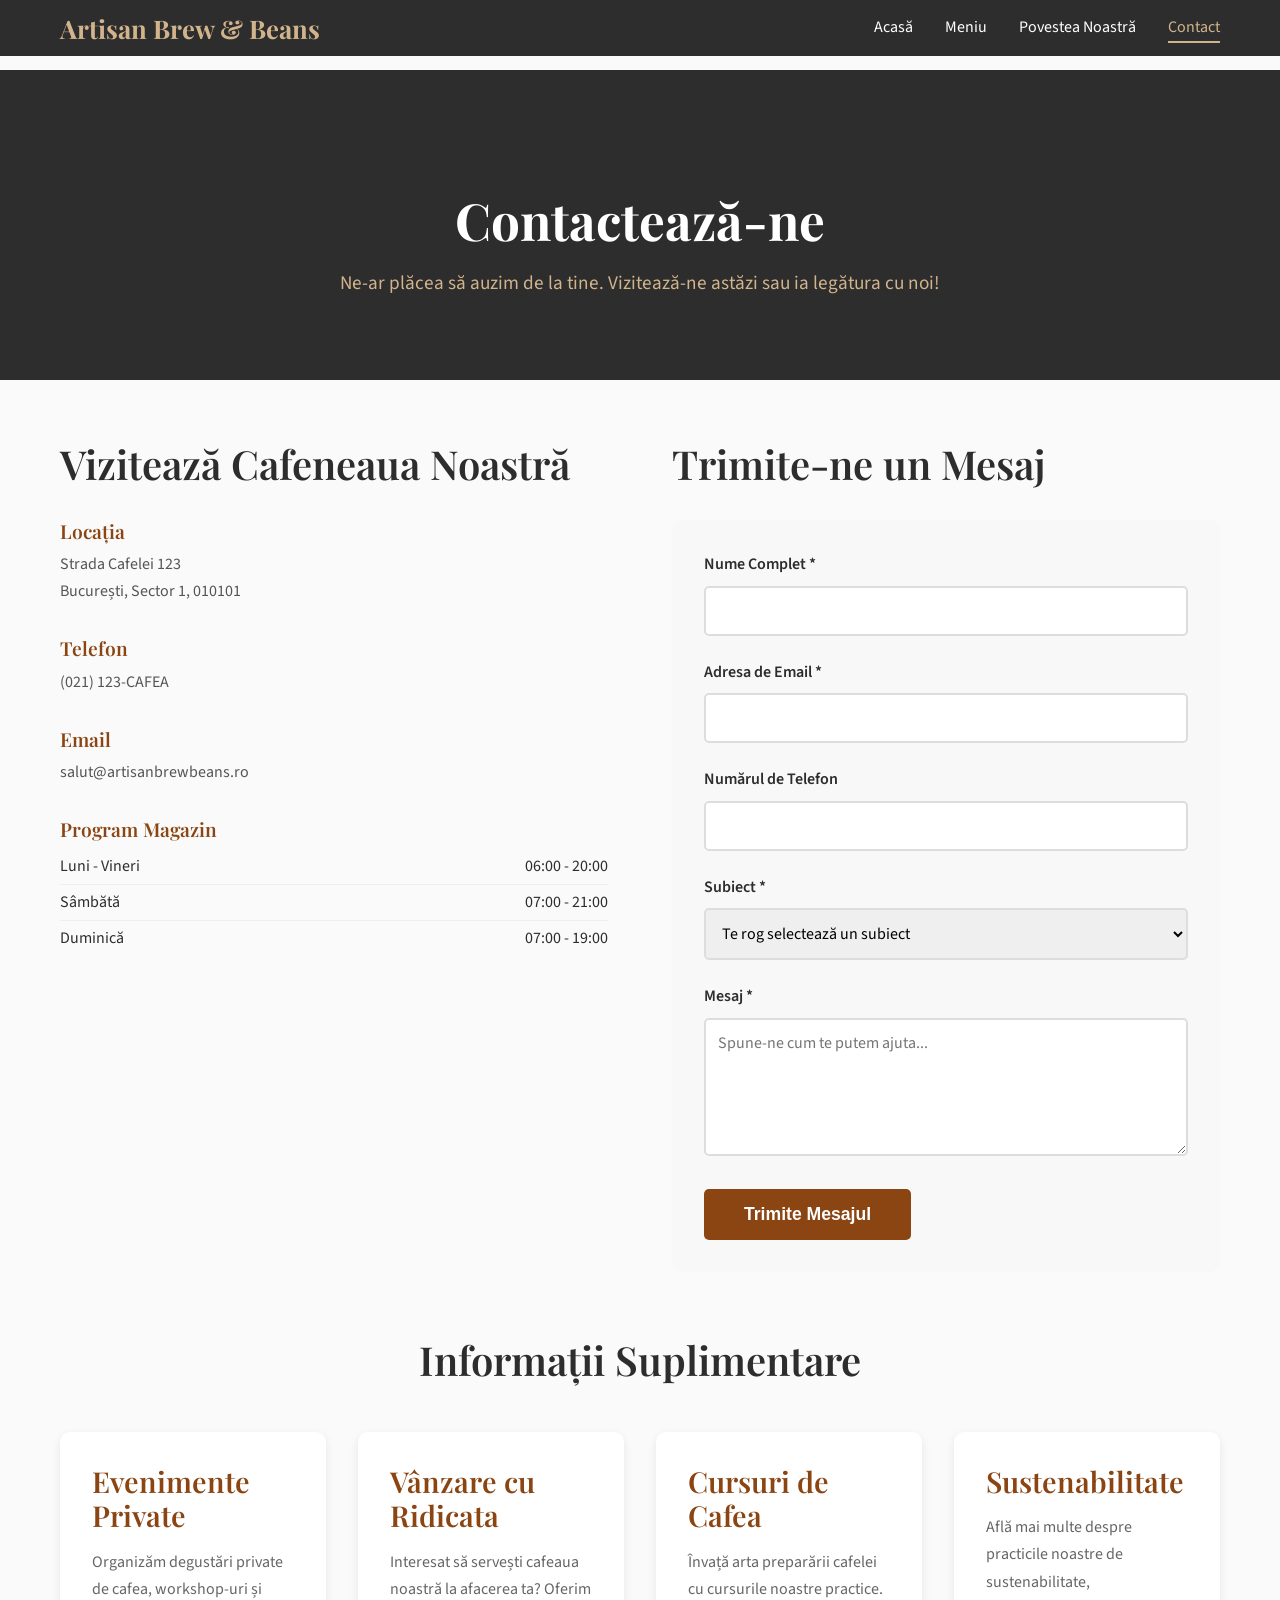
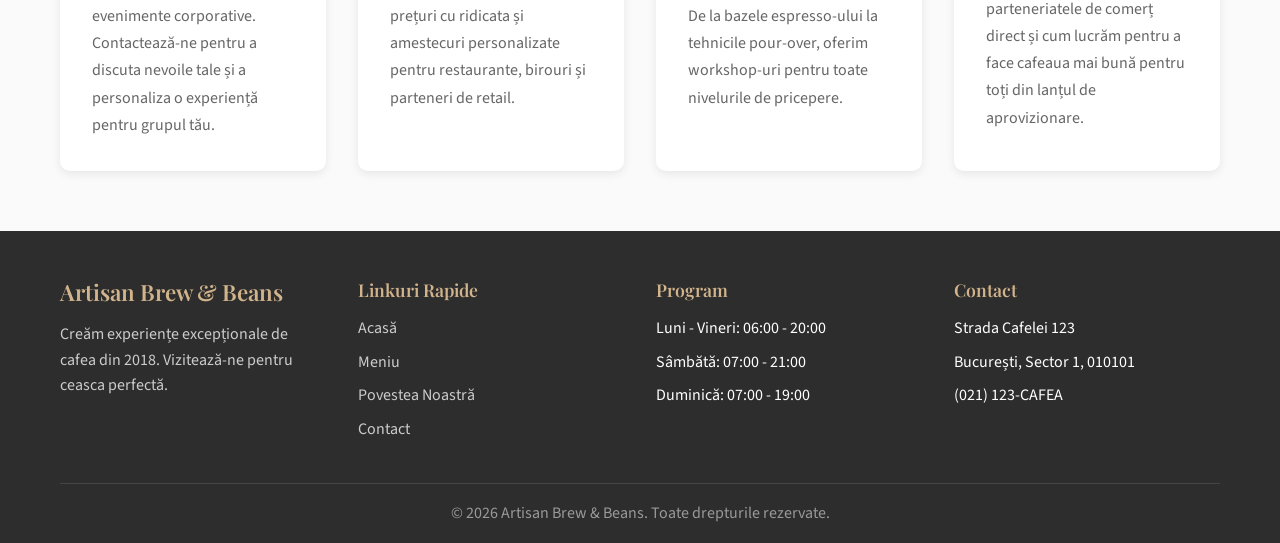
<file: contact.html>
<!DOCTYPE html>
<html lang="ro">
<head>
    <meta charset="UTF-8">
    <meta name="viewport" content="width=device-width, initial-scale=1.0">
    <title>Contact - Artisan Brew & Beans</title>
    <link rel="preconnect" href="https://fonts.googleapis.com">
    <link rel="preconnect" href="https://fonts.gstatic.com" crossorigin>
    <link href="https://fonts.googleapis.com/css2?family=Playfair+Display:wght@400;600;700&family=Source+Sans+Pro:wght@300;400;600;700&display=swap" rel="stylesheet">
    <link rel="stylesheet" href="css/styles.css">
</head>
<body>
    <header>
        <nav class="navbar">
            <div class="nav-container">
                <div class="nav-logo">
                    <h2>Artisan Brew & Beans</h2>
                </div>
                <ul class="nav-menu">
                    <li class="nav-item">
                        <a href="#" onclick="navigateToPage('index')" class="nav-link">Acasă</a>
                    </li>
                    <li class="nav-item">
                        <a href="#" onclick="navigateToPage('menu')" class="nav-link">Meniu</a>
                    </li>
                    <li class="nav-item">
                        <a href="#" onclick="navigateToPage('our-story')" class="nav-link">Povestea Noastră</a>
                    </li>
                    <li class="nav-item">
                        <a href="#" onclick="navigateToPage('contact')" class="nav-link active">Contact</a>
                    </li>
                </ul>
                <div class="nav-toggle">
                    <span class="bar"></span>
                    <span class="bar"></span>
                    <span class="bar"></span>
                </div>
            </div>
        </nav>
    </header>

    <main>
        <section class="page-hero">
            <div class="container">
                <h1>Contactează-ne</h1>
                <p>Ne-ar plăcea să auzim de la tine. Vizitează-ne astăzi sau ia legătura cu noi!</p>
            </div>
        </section>

        <section class="contact-content">
            <div class="container">
                <div class="contact-grid">
                    <div class="contact-info">
                        <h2>Vizitează Cafeneaua Noastră</h2>
                        <div class="contact-item">
                            <h3>Locația</h3>
                            <p>Strada Cafelei 123<br>
                            București, Sector 1, 010101</p>
                        </div>
                        <div class="contact-item">
                            <h3>Telefon</h3>
                            <p>(021) 123-CAFEA</p>
                        </div>
                        <div class="contact-item">
                            <h3>Email</h3>
                            <p>salut@artisanbrewbeans.ro</p>
                        </div>
                        <div class="contact-item">
                            <h3>Program Magazin</h3>
                            <div class="hours-table">
                                <div class="hours-row">
                                    <span>Luni - Vineri</span>
                                    <span>06:00 - 20:00</span>
                                </div>
                                <div class="hours-row">
                                    <span>Sâmbătă</span>
                                    <span>07:00 - 21:00</span>
                                </div>
                                <div class="hours-row">
                                    <span>Duminică</span>
                                    <span>07:00 - 19:00</span>
                                </div>
                            </div>
                        </div>
                    </div>

                    <div class="contact-form-section">
                        <h2>Trimite-ne un Mesaj</h2>
                        <form id="contactForm" class="contact-form">
                            <div class="form-group">
                                <label for="name">Nume Complet *</label>
                                <input type="text" id="name" name="name" required>
                                <span class="error-message" id="nameError"></span>
                            </div>
                            <div class="form-group">
                                <label for="email">Adresa de Email *</label>
                                <input type="email" id="email" name="email" required>
                                <span class="error-message" id="emailError"></span>
                            </div>
                            <div class="form-group">
                                <label for="phone">Numărul de Telefon</label>
                                <input type="tel" id="phone" name="phone">
                            </div>
                            <div class="form-group">
                                <label for="subject">Subiect *</label>
                                <select id="subject" name="subject" required>
                                    <option value="">Te rog selectează un subiect</option>
                                    <option value="general">Întrebare Generală</option>
                                    <option value="catering">Servicii de Catering</option>
                                    <option value="feedback">Feedback</option>
                                    <option value="wholesale">Oportunități de Vânzare cu Ridicata</option>
                                    <option value="other">Altele</option>
                                </select>
                                <span class="error-message" id="subjectError"></span>
                            </div>
                            <div class="form-group">
                                <label for="message">Mesaj *</label>
                                <textarea id="message" name="message" rows="5" required placeholder="Spune-ne cum te putem ajuta..."></textarea>
                                <span class="error-message" id="messageError"></span>
                            </div>
                            <button type="submit" class="submit-btn">Trimite Mesajul</button>
                            <div id="successMessage" class="success-message" style="display: none;">
                                Mulțumim pentru mesajul tău! Îți vom răspunde în termen de 24 de ore.
                            </div>
                        </form>
                    </div>
                </div>

                <div class="additional-info">
                    <h2>Informații Suplimentare</h2>
                    <div class="info-grid">
                        <div class="info-card">
                            <h3>Evenimente Private</h3>
                            <p>Organizăm degustări private de cafea, workshop-uri și evenimente corporative. Contactează-ne pentru a discuta nevoile tale și a personaliza o experiență pentru grupul tău.</p>
                        </div>
                        <div class="info-card">
                            <h3>Vânzare cu Ridicata</h3>
                            <p>Interesat să servești cafeaua noastră la afacerea ta? Oferim prețuri cu ridicata și amestecuri personalizate pentru restaurante, birouri și parteneri de retail.</p>
                        </div>
                        <div class="info-card">
                            <h3>Cursuri de Cafea</h3>
                            <p>Învață arta preparării cafelei cu cursurile noastre practice. De la bazele espresso-ului la tehnicile pour-over, oferim workshop-uri pentru toate nivelurile de pricepere.</p>
                        </div>
                        <div class="info-card">
                            <h3>Sustenabilitate</h3>
                            <p>Află mai multe despre practicile noastre de sustenabilitate, parteneriatele de comerț direct și cum lucrăm pentru a face cafeaua mai bună pentru toți din lanțul de aprovizionare.</p>
                        </div>
                    </div>
                </div>
            </div>
        </section>
    </main>

    <footer>
        <div class="container">
            <div class="footer-content">
                <div class="footer-section">
                    <h3>Artisan Brew & Beans</h3>
                    <p>Creăm experiențe excepționale de cafea din 2018. Vizitează-ne pentru ceasca perfectă.</p>
                </div>
                <div class="footer-section">
                    <h4>Linkuri Rapide</h4>
                    <ul>
                        <li><a href="#" onclick="navigateToPage('index')">Acasă</a></li>
                        <li><a href="#" onclick="navigateToPage('menu')">Meniu</a></li>
                        <li><a href="#" onclick="navigateToPage('our-story')">Povestea Noastră</a></li>
                        <li><a href="#" onclick="navigateToPage('contact')">Contact</a></li>
                    </ul>
                </div>
                <div class="footer-section">
                    <h4>Program</h4>
                    <ul>
                        <li>Luni - Vineri: 06:00 - 20:00</li>
                        <li>Sâmbătă: 07:00 - 21:00</li>
                        <li>Duminică: 07:00 - 19:00</li>
                    </ul>
                </div>
                <div class="footer-section">
                    <h4>Contact</h4>
                    <ul>
                        <li>Strada Cafelei 123</li>
                        <li>București, Sector 1, 010101</li>
                        <li>(021) 123-CAFEA</li>
                    </ul>
                </div>
            </div>
            <div class="footer-bottom">
                <p>&copy; 2026 Artisan Brew & Beans. Toate drepturile rezervate.</p>
            </div>
        </div>
    </footer>

    <script src="js/script.js"></script>
</body>
</html>
</file>
<file: css/styles.css>
/* Reset and Base Styles */
* {
    margin: 0;
    padding: 0;
    box-sizing: border-box;
}

body {
    font-family: 'Source Sans Pro', sans-serif;
    line-height: 1.6;
    color: #2d2d2d;
    background-color: #fafafa;
}

.container {
    max-width: 1200px;
    margin: 0 auto;
    padding: 0 20px;
}

/* Typography */
h1, h2, h3, h4, h5, h6 {
    font-family: 'Playfair Display', serif;
    font-weight: 600;
    line-height: 1.2;
    color: #1a1a1a;
    margin-bottom: 1rem;
}

h1 {
    font-size: 3.2rem;
    font-weight: 700;
}

h2 {
    font-size: 2.5rem;
    margin-bottom: 1.5rem;
}

h3 {
    font-size: 1.8rem;
    margin-bottom: 1rem;
}

h4 {
    font-size: 1.4rem;
    margin-bottom: 0.8rem;
}

p {
    margin-bottom: 1rem;
    line-height: 1.7;
    color: #4a4a4a;
}

/* Navigation */
.navbar {
    background-color: #2d2d2d;
    position: fixed;
    top: 0;
    width: 100%;
    z-index: 1000;
    transition: all 0.3s ease;
    padding: 0.8rem 0;
}

.nav-container {
    max-width: 1200px;
    margin: 0 auto;
    padding: 0 20px;
    display: flex;
    justify-content: space-between;
    align-items: center;
}

.nav-logo h2 {
    color: #d2b48c;
    font-family: 'Playfair Display', serif;
    font-size: 1.6rem;
    font-weight: 700;
    margin: 0;
}

.nav-menu {
    display: flex;
    list-style: none;
    gap: 2rem;
    align-items: center;
}

.nav-link {
    color: #ffffff;
    text-decoration: none;
    font-weight: 400;
    transition: color 0.3s ease;
    position: relative;
}

.nav-link:hover,
.nav-link.active {
    color: #d2b48c;
}

.nav-link.active::after {
    content: '';
    position: absolute;
    bottom: -5px;
    left: 0;
    width: 100%;
    height: 2px;
    background-color: #d2b48c;
}

.nav-toggle {
    display: none;
    flex-direction: column;
    cursor: pointer;
}

.bar {
    width: 25px;
    height: 3px;
    background-color: #ffffff;
    margin: 3px 0;
    transition: 0.3s;
}

/* Hero Section */
.hero {
    height: 100vh;
    background-image: linear-gradient(rgba(0, 0, 0, 0.4), rgba(0, 0, 0, 0.4)),
                      url('https://images.pexels.com/photos/1695052/pexels-photo-1695052.jpeg?auto=compress&cs=tinysrgb&w=1600');
    background-size: cover;
    background-position: center;
    display: flex;
    align-items: center;
    justify-content: center;
    text-align: center;
    color: white;
    position: relative;
}

.hero-content {
    max-width: 800px;
    padding: 0 20px;
    z-index: 2;
}

.hero-content h1 {
    font-size: 4rem;
    margin-bottom: 1.5rem;
    color: #ffffff;
    font-weight: 700;
}

.hero-content p {
    font-size: 1.3rem;
    margin-bottom: 2.5rem;
    color: #f0f0f0;
    max-width: 600px;
    margin-left: auto;
    margin-right: auto;
}

.cta-button {
    display: inline-block;
    padding: 15px 40px;
    background-color: #8b4513;
    color: white;
    text-decoration: none;
    border-radius: 50px;
    font-weight: 600;
    font-size: 1.1rem;
    transition: all 0.3s ease;
    box-shadow: 0 4px 15px rgba(139, 69, 19, 0.3);
}

.cta-button:hover {
    background-color: #a0522d;
    transform: translateY(-2px);
    box-shadow: 0 6px 20px rgba(139, 69, 19, 0.4);
}

/* Page Hero */
.page-hero {
    background-color: #2d2d2d;
    color: white;
    text-align: center;
    padding: 120px 0 80px;
    margin-top: 70px;
}

.page-hero h1 {
    color: #ffffff;
    margin-bottom: 1rem;
}

.page-hero p {
    font-size: 1.2rem;
    color: #d2b48c;
    max-width: 600px;
    margin: 0 auto;
}

/* Features Section */
.features {
    padding: 100px 0;
    background-color: #f8f8f8;
}

.features-grid {
    display: grid;
    grid-template-columns: repeat(auto-fit, minmax(300px, 1fr));
    gap: 40px;
}

.feature-card {
    text-align: center;
    padding: 40px 30px;
    background-color: white;
    border-radius: 10px;
    box-shadow: 0 5px 15px rgba(0, 0, 0, 0.08);
    transition: transform 0.3s ease;
}

.feature-card:hover {
    transform: translateY(-5px);
}

.feature-icon {
    font-size: 3rem;
    margin-bottom: 1.5rem;
}

.feature-card h3 {
    color: #2d2d2d;
    margin-bottom: 1.5rem;
}

.feature-card p {
    color: #666;
    line-height: 1.7;
}

/* About Preview */
.about-preview {
    padding: 100px 0;
    background-color: white;
}

.about-content {
    display: grid;
    grid-template-columns: 1fr 1fr;
    gap: 60px;
    align-items: center;
}

.about-text h2 {
    color: #2d2d2d;
    margin-bottom: 1.5rem;
}

.about-text p {
    margin-bottom: 1.5rem;
    color: #555;
}

.learn-more-btn {
    display: inline-block;
    padding: 12px 30px;
    background-color: #d2b48c;
    color: white;
    text-decoration: none;
    border-radius: 5px;
    font-weight: 600;
    transition: background-color 0.3s ease;
}

.learn-more-btn:hover {
    background-color: #c19a6b;
}

.about-image img {
    width: 100%;
    height: 400px;
    object-fit: cover;
    border-radius: 10px;
}

/* Menu Preview */
.menu-preview {
    padding: 100px 0;
    background-color: #f8f8f8;
}

.menu-preview h2 {
    text-align: center;
    margin-bottom: 3rem;
    color: #2d2d2d;
}

.menu-grid {
    display: grid;
    grid-template-columns: repeat(auto-fit, minmax(350px, 1fr));
    gap: 40px;
    margin-bottom: 3rem;
}

.menu-item {
    background-color: white;
    border-radius: 10px;
    overflow: hidden;
    box-shadow: 0 5px 15px rgba(0, 0, 0, 0.08);
    transition: transform 0.3s ease;
}

.menu-item:hover {
    transform: translateY(-5px);
}

.menu-item img {
    width: 100%;
    height: 200px;
    object-fit: cover;
}

.menu-item h3 {
    padding: 1.5rem 1.5rem 0.5rem;
    color: #2d2d2d;
}

.menu-item p {
    padding: 0 1.5rem;
    color: #666;
    font-size: 0.95rem;
}

.menu-item .price {
    display: block;
    padding: 0.5rem 1.5rem 1.5rem;
    font-weight: 700;
    color: #8b4513;
    font-size: 1.2rem;
}

.menu-cta {
    text-align: center;
}

.view-menu-btn {
    display: inline-block;
    padding: 15px 40px;
    background-color: #2d2d2d;
    color: white;
    text-decoration: none;
    border-radius: 5px;
    font-weight: 600;
    transition: background-color 0.3s ease;
}

.view-menu-btn:hover {
    background-color: #1a1a1a;
}

/* Menu Page Styles */
.menu-section {
    padding: 60px 0;
}

.menu-category {
    margin-bottom: 4rem;
}

.menu-category h2 {
    text-align: center;
    color: #2d2d2d;
    margin-bottom: 3rem;
    padding-bottom: 1rem;
    border-bottom: 2px solid #d2b48c;
}

.menu-items {
    display: flex;
    flex-direction: column;
    gap: 2rem;
}

.menu-item-detailed {
    display: grid;
    grid-template-columns: 200px 1fr;
    gap: 2rem;
    background-color: white;
    border-radius: 10px;
    overflow: hidden;
    box-shadow: 0 3px 10px rgba(0, 0, 0, 0.08);
    transition: transform 0.3s ease;
}

.menu-item-detailed:hover {
    transform: translateY(-3px);
}

.menu-item-detailed img {
    width: 100%;
    height: 150px;
    object-fit: cover;
}

.item-content {
    padding: 1.5rem;
    display: flex;
    flex-direction: column;
    justify-content: center;
}

.item-header {
    display: flex;
    justify-content: space-between;
    align-items: center;
    margin-bottom: 0.5rem;
}

.item-header h3 {
    margin: 0;
    color: #2d2d2d;
}

.item-header .price {
    font-weight: 700;
    color: #8b4513;
    font-size: 1.3rem;
}

.item-content p {
    color: #666;
    margin: 0;
}

/* Story Page Styles */
.story-content {
    padding: 60px 0;
}

.story-section {
    display: grid;
    grid-template-columns: 1fr 1fr;
    gap: 4rem;
    margin-bottom: 4rem;
    align-items: center;
}

.story-section.reverse {
    grid-template-columns: 1fr 1fr;
}

.story-section.reverse .story-text {
    order: 2;
}

.story-section.reverse .story-image {
    order: 1;
}

.story-text h2 {
    color: #2d2d2d;
    margin-bottom: 1.5rem;
}

.story-text p {
    margin-bottom: 1.5rem;
    color: #555;
    line-height: 1.8;
}

.story-image img {
    width: 100%;
    height: 350px;
    object-fit: cover;
    border-radius: 10px;
}

.values-section {
    margin-top: 4rem;
    padding: 3rem 0;
    background-color: #f8f8f8;
    border-radius: 10px;
}

.values-section h2 {
    text-align: center;
    margin-bottom: 3rem;
    color: #2d2d2d;
}

.values-grid {
    display: grid;
    grid-template-columns: repeat(auto-fit, minmax(250px, 1fr));
    gap: 2rem;
}

.value-card {
    background-color: white;
    padding: 2rem;
    border-radius: 10px;
    text-align: center;
    box-shadow: 0 3px 10px rgba(0, 0, 0, 0.08);
}

.value-card h3 {
    color: #8b4513;
    margin-bottom: 1rem;
}

.value-card p {
    color: #666;
    margin: 0;
}

/* Contact Page Styles */
.contact-content {
    padding: 60px 0;
}

.contact-grid {
    display: grid;
    grid-template-columns: 1fr 1fr;
    gap: 4rem;
    margin-bottom: 4rem;
}

.contact-info h2 {
    color: #2d2d2d;
    margin-bottom: 2rem;
}

.contact-item {
    margin-bottom: 2rem;
}

.contact-item h3 {
    color: #8b4513;
    margin-bottom: 0.5rem;
    font-size: 1.2rem;
}

.contact-item p {
    color: #555;
    margin: 0;
}

.hours-table {
    margin-top: 0.5rem;
}

.hours-row {
    display: flex;
    justify-content: space-between;
    padding: 0.3rem 0;
    border-bottom: 1px solid #eee;
}

.hours-row:last-child {
    border-bottom: none;
}

.contact-form-section h2 {
    color: #2d2d2d;
    margin-bottom: 2rem;
}

.contact-form {
    background-color: #f8f8f8;
    padding: 2rem;
    border-radius: 10px;
}

.form-group {
    margin-bottom: 1.5rem;
}

.form-group label {
    display: block;
    margin-bottom: 0.5rem;
    font-weight: 600;
    color: #2d2d2d;
}

.form-group input,
.form-group select,
.form-group textarea {
    width: 100%;
    padding: 12px;
    border: 2px solid #ddd;
    border-radius: 5px;
    font-family: inherit;
    font-size: 1rem;
    transition: border-color 0.3s ease;
}

.form-group input:focus,
.form-group select:focus,
.form-group textarea:focus {
    outline: none;
    border-color: #d2b48c;
}

.form-group textarea {
    resize: vertical;
    min-height: 120px;
}

.error-message {
    color: #e74c3c;
    font-size: 0.9rem;
    margin-top: 0.5rem;
    display: block;
}

.success-message {
    background-color: #2ecc71;
    color: white;
    padding: 1rem;
    border-radius: 5px;
    margin-top: 1rem;
    text-align: center;
}

.submit-btn {
    background-color: #8b4513;
    color: white;
    padding: 15px 40px;
    border: none;
    border-radius: 5px;
    font-size: 1.1rem;
    font-weight: 600;
    cursor: pointer;
    transition: background-color 0.3s ease;
}

.submit-btn:hover {
    background-color: #a0522d;
}

.additional-info {
    margin-top: 4rem;
}

.additional-info h2 {
    text-align: center;
    color: #2d2d2d;
    margin-bottom: 3rem;
}

.info-grid {
    display: grid;
    grid-template-columns: repeat(auto-fit, minmax(250px, 1fr));
    gap: 2rem;
}

.info-card {
    background-color: white;
    padding: 2rem;
    border-radius: 10px;
    box-shadow: 0 3px 10px rgba(0, 0, 0, 0.08);
}

.info-card h3 {
    color: #8b4513;
    margin-bottom: 1rem;
}

.info-card p {
    color: #666;
    margin: 0;
}

/* Footer */
footer {
    background-color: #2d2d2d;
    color: white;
    padding: 3rem 0 1rem;
    margin-top: auto;
}

.footer-content {
    display: grid;
    grid-template-columns: repeat(auto-fit, minmax(250px, 1fr));
    gap: 2rem;
    margin-bottom: 2rem;
}

.footer-section h3,
.footer-section h4 {
    color: #d2b48c;
    margin-bottom: 1rem;
}

.footer-section h3 {
    font-size: 1.4rem;
}

.footer-section h4 {
    font-size: 1.1rem;
}

.footer-section p {
    color: #ccc;
    line-height: 1.6;
}

.footer-section ul {
    list-style: none;
}

.footer-section ul li {
    margin-bottom: 0.5rem;
}

.footer-section ul li a {
    color: #ccc;
    text-decoration: none;
    transition: color 0.3s ease;
}

.footer-section ul li a:hover {
    color: #d2b48c;
}

.footer-bottom {
    border-top: 1px solid #444;
    padding-top: 1rem;
    text-align: center;
}

.footer-bottom p {
    color: #999;
    margin: 0;
}

/* Responsive Design */
@media screen and (max-width: 768px) {
    .nav-menu {
        position: fixed;
        left: -100%;
        top: 70px;
        flex-direction: column;
        background-color: #2d2d2d;
        width: 100%;
        text-align: center;
        transition: 0.3s;
        padding: 2rem 0;
        gap: 1rem;
    }

    .nav-menu.active {
        left: 0;
    }

    .nav-toggle {
        display: flex;
    }

    .nav-toggle.active .bar:nth-child(2) {
        opacity: 0;
    }

    .nav-toggle.active .bar:nth-child(1) {
        transform: translateY(8px) rotate(45deg);
    }

    .nav-toggle.active .bar:nth-child(3) {
        transform: translateY(-8px) rotate(-45deg);
    }

    .hero-content h1 {
        font-size: 2.5rem;
    }

    .hero-content p {
        font-size: 1.1rem;
    }

    h1 {
        font-size: 2.2rem;
    }

    h2 {
        font-size: 2rem;
    }

    .about-content {
        grid-template-columns: 1fr;
        gap: 3rem;
    }

    .story-section,
    .story-section.reverse {
        grid-template-columns: 1fr;
        gap: 2rem;
    }

    .story-section.reverse .story-text,
    .story-section.reverse .story-image {
        order: initial;
    }

    .contact-grid {
        grid-template-columns: 1fr;
        gap: 3rem;
    }

    .menu-item-detailed {
        grid-template-columns: 1fr;
        gap: 0;
    }

    .menu-item-detailed img {
        height: 200px;
    }

    .features-grid {
        grid-template-columns: 1fr;
    }

    .menu-grid {
        grid-template-columns: 1fr;
    }
}

@media screen and (max-width: 480px) {
    .container {
        padding: 0 15px;
    }

    .hero-content h1 {
        font-size: 2rem;
    }

    .cta-button {
        padding: 12px 30px;
        font-size: 1rem;
    }

    .feature-card {
        padding: 30px 20px;
    }

    .contact-form {
        padding: 1.5rem;
    }

    .menu-item-detailed {
        margin: 0 10px;
    }
}

/* Smooth scrolling */
html {
    scroll-behavior: smooth;
}

/* Animation classes */
.fade-in {
    opacity: 0;
    transform: translateY(20px);
    transition: opacity 0.6s ease, transform 0.6s ease;
}

.fade-in.visible {
    opacity: 1;
    transform: translateY(0);
}
</file>
